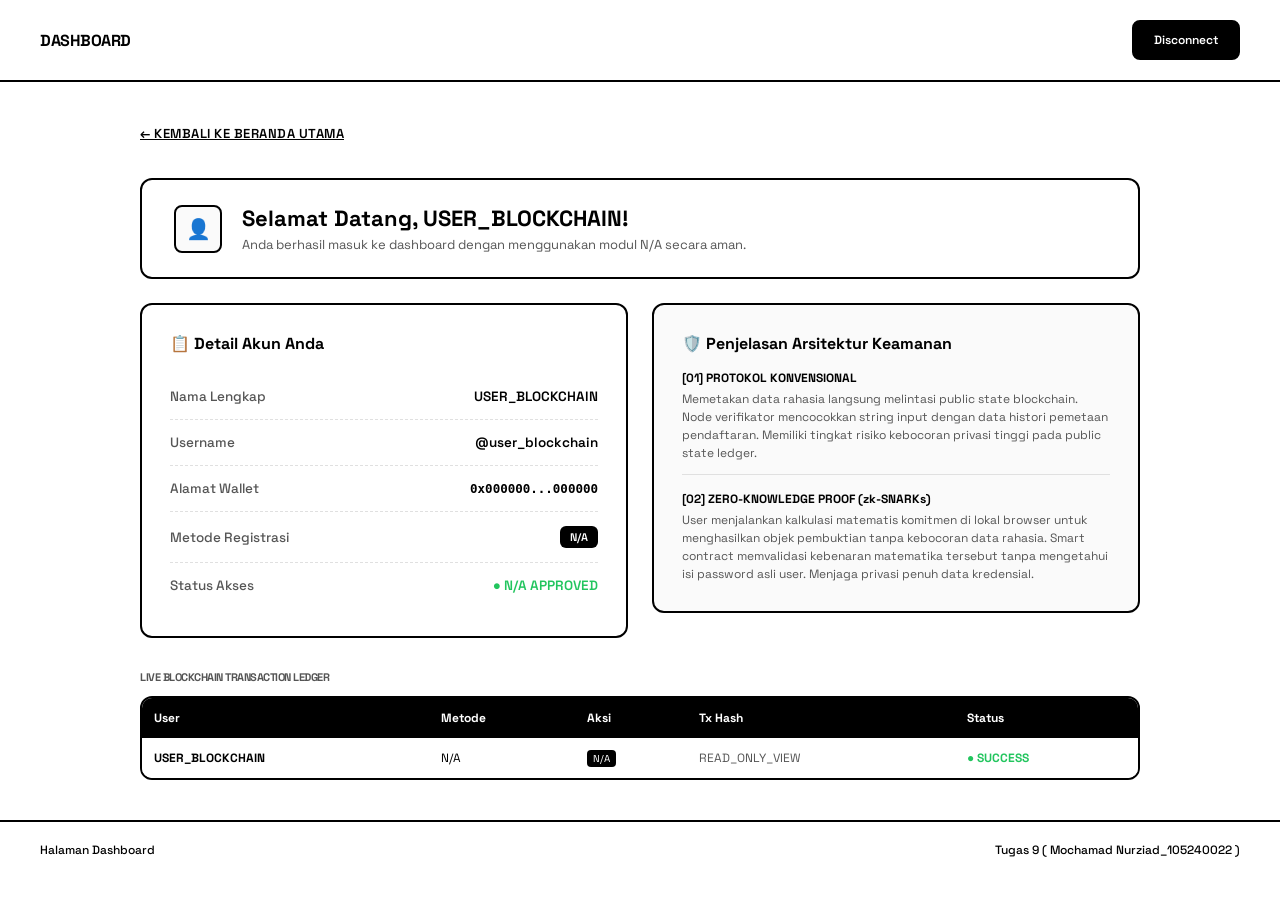
<file: dashboard.html>
<!DOCTYPE html>
<html lang="en">
<head>
    <meta charset="UTF-8">
    <meta name="viewport" content="width=device-width, initial-scale=1.0">
    <title>User Monitoring Dashboard</title>
    <link rel="stylesheet" href="style.css">
</head>
<body>

    <header>
        <div class="logo">  DASHBOARD</div>
        <button class="btn-wallet" style="background: #000000; color: #ffffff;" onclick="window.location.href='index.html'">Disconnect</button>
    </header>

    <!-- CONTAINER UTAMA BERGAYA VERTIKAL -->
    <div class="dashboard-v-container">
        <div style="text-align: left; margin-bottom: -8px;">
            <button class="back-text-link" onclick="window.location.href='index.html'" style="font-size: 13px; text-transform: uppercase; letter-spacing: 0.5px;">
                ← Kembali ke Beranda Utama
            </button>
        </div>
        
        <!-- 1. KOTAK ATAS: SELAMAT DATANG (Mengikuti Konsep image_ad2a7f.png) -->
        <div class="welcome-stroke-card">
            <div class="welcome-icon-box">👤</div>
            <div>
                <h1 class="form-title" style="font-size: 22px; margin-bottom: 4px;">Selamat Datang, <span id="welcomeName">User</span>!</h1>
                <p class="form-subtitle" style="margin-bottom: 0;" id="welcomeDesc">Anda berhasil masuk ke dashboard menggunakan otentikasi sistem.</p>
            </div>
        </div>

        <!-- 2. GRID BAWAH: 2 KOTAK BERBEDA (DETAIL & PENJELASAN) -->
        <div class="dashboard-grid-bottom">
            
            <!-- KOTAK KIRI: DETAIL AKUN ANDA -->
            <div class="proto-stroke-card" style="cursor: default; padding: 28px;">
                <div class="proto-card-title" style="font-size: 16px; margin-bottom: 20px; display: flex; align-items: center; gap: 8px;">
                    📋 Detail Akun Anda
                </div>
                
                <div class="info-row-item">
                    <span class="info-label">Nama Lengkap</span>
                    <span class="info-value" id="detailFullName">-</span>
                </div>
                <div class="info-row-item">
                    <span class="info-label">Username</span>
                    <span class="info-value" id="detailUsername">-</span>
                </div>
                <div class="info-row-item">
                    <span class="info-label">Alamat Wallet</span>
                    <span class="info-value" id="detailWallet" style="font-family: monospace; font-size: 12.5px;">0x00...000</span>
                </div>
                <div class="info-row-item">
                    <span class="info-label">Metode Registrasi</span>
                    <span class="badge-proto" id="detailMethod">-</span>
                </div>
                <div class="info-row-item">
                    <span class="info-label">Status Akses</span>
                    <span class="info-value" style="color: #22c55e;" id="detailStatus">● ACTIVE</span>
                </div>
            </div>

            <!-- KOTAK KANAN: PENJELASAN PERBEDAAN PROTOKOL -->
            <div class="proto-stroke-card" style="cursor: default; padding: 28px; background: #fafafa;">
                <div class="proto-card-title" style="font-size: 16px; margin-bottom: 16px;">
                    🛡️ Penjelasan Arsitektur Keamanan
                </div>
                
                <div style="display: flex; flex-direction: column; gap: 16px;">
                    <div style="padding-bottom: 12px; border-bottom: 1px solid #e0e0e0;">
                        <span style="font-size: 12px; font-weight: 700; display: block; margin-bottom: 4px;">[01] PROTOKOL KONVENSIONAL</span>
                        <p style="font-size: 12px; color: #555555; line-height: 1.5;">
                            Memetakan data rahasia langsung melintasi public state blockchain. Node verifikator mencocokkan string input dengan data histori pemetaan pendaftaran. Memiliki tingkat risiko kebocoran privasi tinggi pada public state ledger.
                        </p>
                    </div>

                    <div>
                        <span style="font-size: 12px; font-weight: 700; display: block; margin-bottom: 4px;">[02] ZERO-KNOWLEDGE PROOF (zk-SNARKs)</span>
                        <p style="font-size: 12px; color: #555555; line-height: 1.5;">
                            User menjalankan kalkulasi matematis komitmen di lokal browser untuk menghasilkan objek pembuktian tanpa kebocoran data rahasia. Smart contract memvalidasi kebenaran matematika tersebut tanpa mengetahui isi password asli user. Menjaga privasi penuh data kredensial.
                        </p>
                    </div>
                </div>
            </div>

        </div>

        <!-- TRANSACTION LOG ATAS PERINTAH BACKEND (OPSIONAL DI BAGIAN BAWAH) -->
        <div style="margin-top: 8px;">
            <div class="logo" style="margin-bottom: 12px; color: #555555; font-size: 11px;">LIVE BLOCKCHAIN TRANSACTION LEDGER</div>
            <div style="border: 2px solid #000000; border-radius: 12px; overflow: hidden; background: #ffffff;">
                <table style="width: 100%; border-collapse: collapse; font-size: 12px; font-family: monospace;">
                    <thead>
                        <tr style="background: #000000; color: #ffffff;">
                            <th style="padding: 12px; text-align: left;">User</th>
                            <th style="padding: 12px; text-align: left;">Metode</th>
                            <th style="padding: 12px; text-align: left;">Aksi</th>
                            <th style="padding: 12px; text-align: left;">Tx Hash</th>
                            <th style="padding: 12px; text-align: left;">Status</th>
                        </tr>
                    </thead>
                    <tbody id="historyRows"></tbody>
                </table>
            </div>
        </div>

    </div>

    <footer>
        <div>Halaman Dashboard</div>
        <div>Tugas 9 ( Mochamad Nurziad_105240022 )</div>
    </footer>

    <script>
        // Mengambil data sesi dari LocalStorage hasil form login/register sebelumnya
        const addr = localStorage.getItem('userAddr') || '0x0000000000000000000000000000000000000000';
        const proto = localStorage.getItem('usedProto') || 'N/A';
        const action = localStorage.getItem('usedAction') || 'N/A';
        const hash = localStorage.getItem('txHash') || 'READ_ONLY_VIEW';
        const username = localStorage.getItem('savedUsername') || 'USER_BLOCKCHAIN';
        
        // Mengisi komponen dinamis
        document.getElementById('welcomeName').innerText = username;
        document.getElementById('welcomeDesc').innerText = `Anda berhasil masuk ke dashboard dengan menggunakan modul ${proto} secara aman.`;
        
        document.getElementById('detailFullName').innerText = username; 
        document.getElementById('detailUsername').innerText = `@${username.toLowerCase().replace(/\s+/g, '_')}`;
        document.getElementById('detailWallet').innerText = `${addr.substring(0,8)}...${addr.substring(addr.length-6)}`;
        document.getElementById('detailMethod').innerText = proto;
        document.getElementById('detailStatus').innerText = `● ${action} APPROVED`;

        // Mengisi baris tabel ledger di bawah
        const table = document.getElementById('historyRows');
        const shortHash = hash !== 'READ_ONLY_VIEW' ? `${hash.substring(0,12)}...` : hash;

        table.innerHTML = `
            <tr style="background:#ffffff;">
                <td style="padding: 12px; font-weight:bold;">${username}</td>
                <td style="padding: 12px;">${proto}</td>
                <td style="padding: 12px;"><span style="background:#000; color:#fff; padding:2px 6px; border-radius:4px; font-size:10px;">${action}</span></td>
                <td style="padding: 12px; color:#555;">${shortHash}</td>
                <td style="padding: 12px; color:#22c55e; font-weight:700;">● SUCCESS</td>
            </tr>
        `;
    </script>
</body>
</html>
</file>
<file: style.css>
@import url('https://fonts.googleapis.com/css2?family=Space+Grotesk:wght@400;500;600;700&display=swap');

* {
    box-sizing: border-box;
    margin: 0;
    padding: 0;
    font-family: 'Space Grotesk', sans-serif;
}

body {
    background-color: #ffffff;
    color: #000000;
    min-height: 100vh;
    display: flex;
    flex-direction: column;
}

header {
    background: #ffffff;
    display: flex;
    justify-content: space-between;
    align-items: center;
    border-bottom: 2px solid #000000;
    padding: 20px 40px;
}

.logo {
    font-weight: 700;
    font-size: 16px;
    letter-spacing: -0.5px;
}

.btn-wallet {
    background: #ffffff;
    color: #000000;
    border: 2px solid #000000;
    padding: 10px 20px;
    border-radius: 8px;
    font-size: 12px;
    font-weight: 600;
    cursor: pointer;
    transition: all 0.15s ease;
}
.btn-wallet:hover {
    background: #000000;
    color: #ffffff;
}

/* MASTER SPLIT LAYOUT SIDE-BY-SIDE */
.split-container {
    display: grid;
    grid-template-columns: 1fr 1fr;
    flex: 1;
    min-height: calc(100vh - 78px);
}

/* SISI KIRI: PANEL INFORMASI */
.split-left-pane {
    background-color: #fafafa;
    border-right: 2px solid #000000;
    padding: 60px;
    display: flex;
    flex-direction: column;
    justify-content: center;
}

.pane-badge {
    border: 2px solid #000000;
    background: #ffffff;
    padding: 4px 12px;
    border-radius: 6px;
    font-size: 11px;
    font-weight: 600;
    width: max-content;
    margin-bottom: 24px;
}

.pane-title {
    font-size: 32px;
    font-weight: 700;
    line-height: 1.2;
    margin-bottom: 16px;
    letter-spacing: -0.5px;
}

.pane-desc {
    font-size: 14px;
    color: #555555;
    line-height: 1.6;
    max-width: 480px;
}

/* SISI KANAN: WORKSPACE INTERAKTIF */
.split-right-pane {
    background: #ffffff;
    padding: 60px;
    display: flex;
    flex-direction: column;
    justify-content: center;
    align-items: center;
}

/* CARD PILIHAN PROTOKOL SIMETRIS */
.protocol-group {
    display: flex;
    flex-direction: column;
    gap: 16px;
    width: 100%;
    max-width: 440px;
}

.proto-stroke-card {
    border: 2px solid #000000;
    border-radius: 12px;
    padding: 24px;
    background: #ffffff;
    cursor: pointer;
    transition: transform 0.15s ease, box-shadow 0.15s ease;
    text-align: left;
}
.proto-stroke-card:hover {
    transform: translate(-4px, -4px);
    box-shadow: 4px 4px 0px #000000;
}

.proto-card-title {
    font-size: 16px;
    font-weight: 700;
    margin-bottom: 6px;
}

.proto-card-desc {
    font-size: 12.5px;
    color: #555555;
    line-height: 1.5;
}

/* INTERFACE FORM */
.auth-form-container {
    width: 100%;
    max-width: 440px;
}

.back-text-link {
    background: none; border: none; color: #000000; font-size: 12px; font-weight: 600;
    cursor: pointer; display: inline-flex; margin-bottom: 20px; text-decoration: underline;
}

.form-title { font-size: 24px; font-weight: 700; margin-bottom: 4px; }
.form-subtitle { font-size: 13px; color: #555555; margin-bottom: 24px; }

.stroke-input-group { margin-bottom: 16px; text-align: left; }
.stroke-input-group label { display: block; font-size: 12px; font-weight: 600; margin-bottom: 6px; }
.stroke-input-group input {
    width: 100%; padding: 12px 14px; font-size: 14px; border: 2px solid #000000; border-radius: 8px; outline: none; background: #ffffff;
}
.stroke-input-group input:focus { background: #fafafa; }

.btn-black-action {
    width: 100%; background: #000000; color: #ffffff; border: 2px solid #000000; padding: 14px;
    border-radius: 8px; font-size: 13px; font-weight: 600; cursor: pointer; transition: all 0.15s; margin-top: 8px;
}
.btn-black-action:hover { background: #ffffff; color: #000000; }

.toggle-form-btn {
    background: none; border: none; color: #555555; font-size: 12px; cursor: pointer; display: block; margin: 16px auto 0 auto; text-decoration: underline;
}

/* REAL-TIME TERMINAL LOG ZKP */
.zkp-live-terminal {
    background: #000000; color: #ffffff; border-radius: 12px; padding: 16px; height: 160px; margin-top: 20px; display: flex; flex-direction: column; font-family: monospace; border: 2px solid #000000;
}
.log-stream-area { flex: 1; overflow-y: auto; font-size: 11px; line-height: 1.6; text-align: left;}
.text-ok { color: #5ddc93; }
.text-process { color: #fcd34d; }

/* POP-UP MODAL ASLI (CUSTOM HTML) */
.custom-modal-overlay {
    position: fixed; top: 0; left: 0; width: 100%; height: 100%;
    background: rgba(0, 0, 0, 0.4); display: none; align-items: center; justify-content: center; z-index: 100;
}
.custom-modal-card {
    background: #ffffff; border: 2px solid #000000; border-radius: 12px; padding: 28px; width: 90%; max-width: 380px; text-align: center; box-shadow: 6px 6px 0px #000000;
}
.modal-msg { font-size: 13.5px; color: #444444; margin: 12px 0 20px 0; line-height: 1.5; }

/* FOOTER */
footer {
    padding: 20px 40px; background: #ffffff; border-top: 2px solid #000000;
    display: flex; justify-content: space-between; font-size: 12px; font-weight: 500;
}
/* CONTAINER UTAMA DASHBOARD BERSTRUKTUR VERTIKAL */
.dashboard-v-container {
    max-width: 1040px;
    margin: 40px auto;
    padding: 0 20px;
    display: flex;
    flex-direction: column;
    gap: 24px; /* Jarak antar card utama */
}

/* CARD SELAMAT DATANG (ATAS) */
.welcome-stroke-card {
    border: 2px solid #000000;
    border-radius: 12px;
    padding: 24px 32px;
    background: #ffffff;
    display: flex;
    align-items: center;
    gap: 20px;
}

.welcome-icon-box {
    width: 48px;
    height: 48px;
    border: 2px solid #000000;
    border-radius: 8px;
    display: flex;
    align-items: center;
    justify-content: center;
    font-size: 20px;
    background: #fafafa;
}

/* GRID 2 KOLOM UNTUK BAGIAN BAWAH */
.dashboard-grid-bottom {
    display: grid;
    grid-template-columns: 1fr 1fr;
    gap: 24px;
    align-items: start;
}

/* DETAIL LIST UNTUK KOTAK DETAIL AKUN */
.info-row-item {
    display: flex;
    justify-content: space-between;
    align-items: center;
    padding: 14px 0;
    border-bottom: 1px dashed #e0e0e0;
    font-size: 13.5px;
}
.info-row-item:last-child {
    border-bottom: none;
}
.info-label {
    color: #555555;
    font-weight: 500;
}
.info-value {
    font-weight: 600;
    text-align: right;
}

/* BADGE PROTOKOL */
.badge-proto {
    background: #000000;
    color: #ffffff;
    padding: 4px 10px;
    border-radius: 6px;
    font-size: 11px;
    font-weight: 600;
}
</file>
